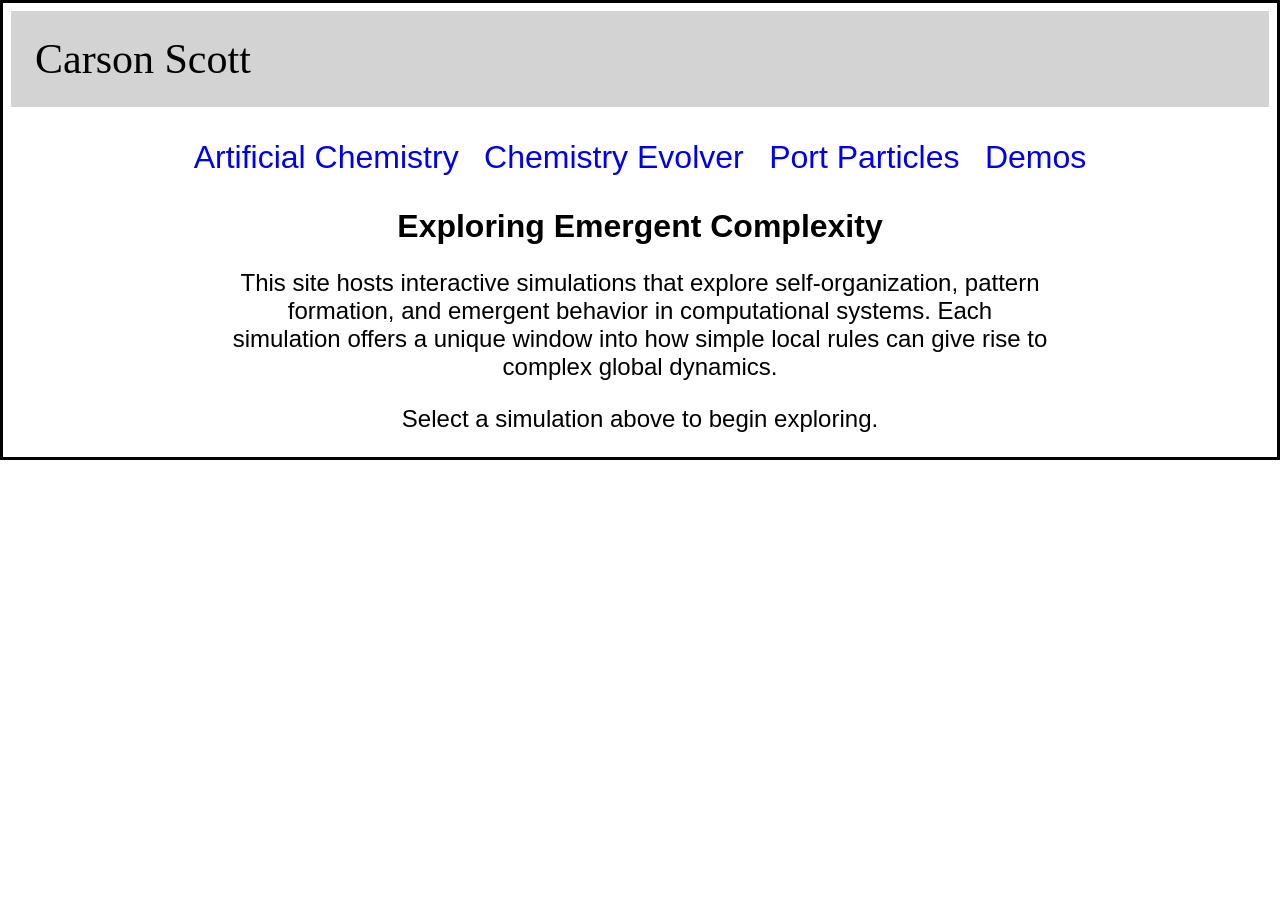
<file: index.html>
<!DOCTYPE html>
<html>
  <head>
    <meta name="viewport" content="width=device-width, initial-scale=1.0">
    <link rel="stylesheet" type="text/css" href="style.css" />
    <title>Carson Scott - Simulations</title>
  </head>
  <body>
    <div id="logo">
      <a href="./">Carson Scott</a>
    </div>
    <div class="menu">
      <div id="pages">
        <a class="page-link" href="src/artificial_chemistry/index.html">Artificial Chemistry</a>
        <a class="page-link" href="src/chemistry_evolver/index.html">Chemistry Evolver</a>
        <a class="page-link" href="src/port_particles/index.html">Port Particles</a>
        <a class="page-link" href="src/demos.html">Demos</a>
      </div>
    </div>
    <div class="article">
      <h1>Exploring Emergent Complexity</h1>
      <p>
        This site hosts interactive simulations that explore self-organization,
        pattern formation, and emergent behavior in computational systems.
        Each simulation offers a unique window into how simple local rules
        can give rise to complex global dynamics.
      </p>
      <p>
        Select a simulation above to begin exploring.
      </p>
    </div>
  </body>
</html>
</file>
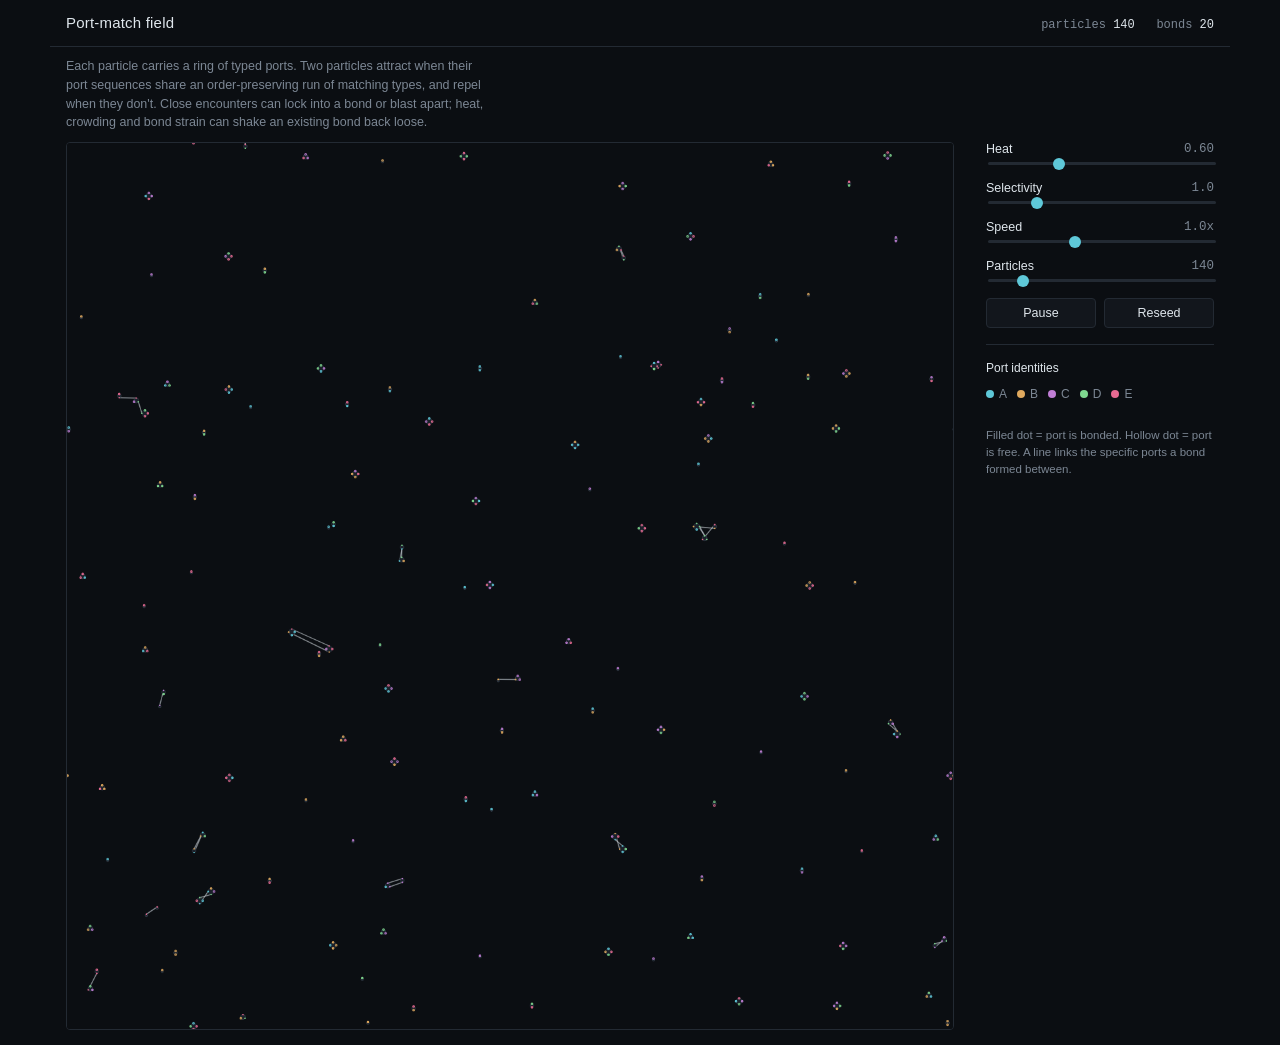
<file: src/port_particles/index.html>
<!DOCTYPE html>
<html lang="en">
<head>
<meta charset="utf-8">
<title>Port-match field</title>
<style>
  :root {
    --bg: #0b0e12;
    --panel: #12161c;
    --border: #232a33;
    --text: #dfe6ec;
    --text-dim: #7c8794;
    --mono: ui-monospace, SFMono-Regular, Menlo, Consolas, monospace;
    --sans: -apple-system, "Segoe UI", Inter, Roboto, sans-serif;
  }
  * { box-sizing: border-box; }
  html, body {
    margin: 0; padding: 0; background: var(--bg); color: var(--text);
    font-family: var(--sans);
  }
  #app {
    display: flex; flex-direction: column; gap: 0;
    max-width: 1180px; margin: 0 auto;
  }
  header {
    display: flex; justify-content: space-between; align-items: baseline;
    padding: 14px 16px; border-bottom: 1px solid var(--border);
  }
  header h1 { font-size: 15px; font-weight: 500; margin: 0; letter-spacing: 0.2px; }
  header .stats { font-family: var(--mono); font-size: 12px; color: var(--text-dim); }
  header .stats b { color: var(--text); font-weight: 500; }
  p.caption {
    margin: 10px 16px; font-size: 12.5px; line-height: 1.5; color: var(--text-dim);
    max-width: 62ch;
  }
  main {
    display: flex; flex-wrap: wrap; gap: 0;
  }
  #canvas-wrap { flex: 1 1 620px; min-width: 300px; padding: 0 16px 16px; }
  canvas {
    display: block; width: 100%; height: auto;
    background: var(--bg); border: 1px solid var(--border); border-radius: 4px;
  }
  #controls {
    flex: 0 0 260px; padding: 0 16px 16px; display: flex; flex-direction: column; gap: 14px;
  }
  .field { display: flex; flex-direction: column; gap: 4px; }
  .field .row { display: flex; justify-content: space-between; font-size: 12.5px; }
  .field .row span.val { font-family: var(--mono); color: var(--text-dim); }
  input[type="range"] {
    -webkit-appearance: none; width: 100%; height: 3px; background: var(--border);
    border-radius: 2px; outline: none;
  }
  input[type="range"]::-webkit-slider-thumb {
    -webkit-appearance: none; width: 12px; height: 12px; border-radius: 50%;
    background: #5ec8d8; cursor: pointer; border: none;
  }
  input[type="range"]::-moz-range-thumb {
    width: 12px; height: 12px; border-radius: 50%; background: #5ec8d8;
    cursor: pointer; border: none;
  }
  .buttons { display: flex; gap: 8px; }
  button {
    flex: 1; background: var(--panel); color: var(--text); border: 1px solid var(--border);
    border-radius: 4px; padding: 7px 10px; font-size: 12.5px; cursor: pointer;
    font-family: var(--sans);
  }
  button:hover { background: #181e26; border-color: #2f3947; }
  hr.div { border: none; border-top: 1px solid var(--border); margin: 2px 0; }
  .legend { display: flex; flex-wrap: wrap; gap: 10px; font-size: 12px; color: var(--text-dim); }
  .legend .item { display: flex; align-items: center; gap: 5px; }
  .legend .dot { width: 8px; height: 8px; border-radius: 50%; display: inline-block; }
  .legend h2 { font-size: 12px; font-weight: 500; color: var(--text); margin: 0 0 2px; }
  .note { font-size: 11.5px; color: var(--text-dim); line-height: 1.5; }
</style>
</head>
<body>
<div id="app">
  <header>
    <h1>Port-match field</h1>
    <div class="stats">particles <b id="statParticles">0</b> &nbsp; bonds <b id="statBonds">0</b></div>
  </header>
  <p class="caption">
    Each particle carries a ring of typed ports. Two particles attract when their
    port sequences share an order-preserving run of matching types, and repel when
    they don't. Close encounters can lock into a bond or blast apart; heat, crowding
    and bond strain can shake an existing bond back loose.
  </p>
  <main>
    <div id="canvas-wrap"><canvas id="canvas" width="900" height="600"></canvas></div>
    <div id="controls">
      <div class="field">
        <div class="row"><label for="heat">Heat</label><span class="val" id="heatVal"></span></div>
        <input type="range" id="heat" min="0" max="2" step="0.01" value="0.6">
      </div>
      <div class="field">
        <div class="row"><label for="selectivity">Selectivity</label><span class="val" id="selectivityVal"></span></div>
        <input type="range" id="selectivity" min="0" max="5" step="0.1" value="1">
      </div>
      <div class="field">
        <div class="row"><label for="speed">Speed</label><span class="val" id="speedVal"></span></div>
        <input type="range" id="speed" min="0.1" max="2.5" step="0.1" value="1">
      </div>
      <div class="field">
        <div class="row"><label for="count">Particles</label><span class="val" id="countVal"></span></div>
        <input type="range" id="count" min="20" max="900" step="10" value="140">
      </div>
      <div class="buttons">
        <button id="toggleBtn">Pause</button>
        <button id="reseedBtn">Reseed</button>
      </div>
      <hr class="div">
      <div class="legend">
        <h2 style="width:100%">Port identities</h2>
        <span class="item"><span class="dot" style="background:#5ec8d8"></span>A</span>
        <span class="item"><span class="dot" style="background:#e0a95e"></span>B</span>
        <span class="item"><span class="dot" style="background:#c17ed6"></span>C</span>
        <span class="item"><span class="dot" style="background:#7fd88f"></span>D</span>
        <span class="item"><span class="dot" style="background:#e86a92"></span>E</span>
      </div>
      <p class="note">Filled dot = port is bonded. Hollow dot = port is free. A line links the specific ports a bond formed between.</p>
    </div>
  </main>
</div>
<script>
(function () {
  "use strict";

  var IDENTITIES = ["A", "B", "C", "D", "E"];
  var IDENTITY_COLOR = { A: "#5ec8d8", B: "#e0a95e", C: "#c17ed6", D: "#7fd88f", E: "#e86a92" };

  var cfg = {
    particleCount: 140,
    worldW: Math.round(1.5*900),
    worldH: Math.round(1.5*900),
    interactionRadius: 70,
    connectionDistance: 35,
    bondRestLength: 25,
    springK: 0.5,
    repulsionCoreRadius: 10,
    repulsionStrength: 40,
    affinityStrength: 12,
    mismatchBias: 1,
    temperature: 0.6,
    damping: 0.95,
    baseBreakRate: 0.0001,
    stressBreakCoeff: 0.0,
    pressureBreakCoeff: 0.0,
    connectProbBase: 0.35,
    minPorts: 1,
    maxPorts: 4,
    speed: 1
  };

  var canvas = document.getElementById("canvas");
  canvas.setAttribute('width', cfg.worldW)
  canvas.setAttribute('height', cfg.worldH)
  var ctx = canvas.getContext("2d");

  var nextId = 0;
  function Particle(x, y) {
    this.id = nextId++;
    this.x = x; this.y = y;
    this.vx = (Math.random() - 0.5) * 0.4;
    this.vy = (Math.random() - 0.5) * 0.4;
    this.fx = 0; this.fy = 0;
    var n = cfg.minPorts + Math.floor(Math.random() * (cfg.maxPorts - cfg.minPorts + 1));
    this.ports = [];
    for (var i = 0; i < n; i++) {
      this.ports.push({ id: IDENTITIES[Math.floor(Math.random() * IDENTITIES.length)], link: null });
    }
    this.radius = 1 + n * 0.9;
    this.localDensity = 0;
    this.localKE = 0;
  }

  var particles = [];
  var connections = []; // {a, b, pairs: [[ia, ib], ...]}
  var bondedKeys = new Set();

  function pairKey(a, b) { return a.id < b.id ? a.id + "_" + b.id : b.id + "_" + a.id; }

  function reseed() {
    particles = [];
    connections = [];
    bondedKeys = new Set();
    nextId = 0;
    for (var i = 0; i < cfg.particleCount; i++) {
      particles.push(new Particle(Math.random() * cfg.worldW, Math.random() * cfg.worldH));
    }
  }

  // ---- cyclic order-preserving identity matching ----
  function lcsMatch(seqA, seqB) {
    var n = seqA.length, m = seqB.length;
    var dp = [];
    for (var i = 0; i <= n; i++) { dp.push(new Array(m + 1).fill(0)); }
    for (i = 1; i <= n; i++) {
      for (var j = 1; j <= m; j++) {
        var a = seqA[i - 1], b = seqB[j - 1];
        if (a.link === null && b.link === null && a.id === b.id) {
          dp[i][j] = dp[i - 1][j - 1] + 1;
        } else {
          dp[i][j] = Math.max(dp[i - 1][j], dp[i][j - 1]);
        }
      }
    }
    var pairs = [];
    i = n; var jj = m;
    while (i > 0 && jj > 0) {
      var pa = seqA[i - 1], pb = seqB[jj - 1];
      if (pa.link === null && pb.link === null && pa.id === pb.id && dp[i][jj] === dp[i - 1][jj - 1] + 1) {
        pairs.push([i - 1, jj - 1]);
        i--; jj--;
      } else if (dp[i - 1][jj] >= dp[i][jj - 1]) {
        i--;
      } else {
        jj--;
      }
    }
    pairs.reverse();
    return { score: dp[n][m], pairs: pairs };
  }

  function bestCyclicMatch(portsA, portsB) {
    var n = portsA.length, m = portsB.length;
    var best = { score: 0, pairs: [] };
    for (var ra = 0; ra < n; ra++) {
      var seqA = [];
      for (var k = 0; k < n; k++) seqA.push(portsA[(ra + k) % n]);
      for (var rb = 0; rb < m; rb++) {
        var seqB = [];
        for (var k2 = 0; k2 < m; k2++) seqB.push(portsB[(rb + k2) % m]);
        var result = lcsMatch(seqA, seqB);
        if (result.score > best.score) {
          var pairs = result.pairs.map(function (p) { return [(ra + p[0]) % n, (rb + p[1]) % m]; });
          best = { score: result.score, pairs: pairs };
        }
      }
    }
    return best;
  }

  // ---- spatial hash ----
  function buildSpatialHash() {
    var cols = Math.max(3, Math.floor(cfg.worldW / cfg.interactionRadius));
    var rows = Math.max(3, Math.floor(cfg.worldH / cfg.interactionRadius));
    var cellW = cfg.worldW / cols, cellH = cfg.worldH / rows;
    var grid = new Map();
    for (var i = 0; i < particles.length; i++) {
      var p = particles[i];
      var cx = Math.floor(p.x / cellW) % cols;
      var cy = Math.floor(p.y / cellH) % rows;
      var key = cx + "," + cy;
      if (!grid.has(key)) grid.set(key, []);
      grid.get(key).push(p);
      p._cx = cx; p._cy = cy;
    }
    return { grid: grid, cols: cols, rows: rows };
  }

  function getNeighbors(p, hash) {
    var seen = new Set();
    var result = [];
    for (var dx = -1; dx <= 1; dx++) {
      for (var dy = -1; dy <= 1; dy++) {
        var nx = ((p._cx + dx) % hash.cols + hash.cols) % hash.cols;
        var ny = ((p._cy + dy) % hash.rows + hash.rows) % hash.rows;
        var bucket = hash.grid.get(nx + "," + ny);
        if (!bucket) continue;
        for (var i = 0; i < bucket.length; i++) {
          var q = bucket[i];
          if (q !== p && !seen.has(q.id)) { seen.add(q.id); result.push(q); }
        }
      }
    }
    return result;
  }

  function torDelta(ax, ay, bx, by) {
    var dx = bx - ax, dy = by - ay;
    if (dx > cfg.worldW / 2) dx -= cfg.worldW; else if (dx < -cfg.worldW / 2) dx += cfg.worldW;
    if (dy > cfg.worldH / 2) dy -= cfg.worldH; else if (dy < -cfg.worldH / 2) dy += cfg.worldH;
    return [dx, dy];
  }

  function gaussianRandom() {
    var u = 0, v = 0;
    while (u === 0) u = Math.random();
    while (v === 0) v = Math.random();
    return Math.sqrt(-2 * Math.log(u)) * Math.cos(2 * Math.PI * v);
  }

  function formBond(a, b, pairs) {
    for (var i = 0; i < pairs.length; i++) {
      var ia = pairs[i][0], ib = pairs[i][1];
      a.ports[ia].link = { particle: b, port: ib };
      b.ports[ib].link = { particle: a, port: ia };
    }
    connections.push({ a: a, b: b, pairs: pairs });
    bondedKeys.add(pairKey(a, b));
  }

  function breakBond(conn) {
    for (var i = 0; i < conn.pairs.length; i++) {
      conn.a.ports[conn.pairs[i][0]].link = null;
      conn.b.ports[conn.pairs[i][1]].link = null;
    }
    bondedKeys.delete(pairKey(conn.a, conn.b));
  }

  function attemptBondOrBlast(p, q, dx, dy, dist, match) {
    var pBond = cfg.connectProbBase * (match.score / cfg.maxPorts);
    var heatFactor = 0.3 + cfg.temperature;
    var pBlast = 0.02 * heatFactor / (1 + match.score);
    var r = Math.random();
    if (r < pBond) {
      formBond(p, q, match.pairs);
    } else if (r < pBond + pBlast) {
      var nx = dx / (dist || 1), ny = dy / (dist || 1);
      var impulse = 1.2 * heatFactor;
      p.vx -= nx * impulse; p.vy -= ny * impulse;
      q.vx += nx * impulse; q.vy += ny * impulse;
    }
  }

  function step(dt) {
    var hash = buildSpatialHash();
    for (var i = 0; i < particles.length; i++) { particles[i].fx = 0; particles[i].fy = 0; }

    for (i = 0; i < particles.length; i++) {
      var p = particles[i];
      var neighbors = getNeighbors(p, hash);
      var localDensity = 0, keSum = 0, keCount = 0;
      for (var j = 0; j < neighbors.length; j++) {
        var q = neighbors[j];
        var d = torDelta(p.x, p.y, q.x, q.y);
        var dx = d[0], dy = d[1];
        var dist = Math.hypot(dx, dy);
        if (dist >= cfg.interactionRadius) continue;
        localDensity++;
        keSum += 0.5 * (q.vx * q.vx + q.vy * q.vy);
        keCount++;

        if (q.id <= p.id) continue;
        var key = pairKey(p, q);
        if (bondedKeys.has(key)) continue;

        if (dist < cfg.repulsionCoreRadius) {
          var mag = cfg.repulsionStrength * (1 - dist / cfg.repulsionCoreRadius);
          var nx = dx / (dist || 1), ny = dy / (dist || 1);
          p.fx -= mag * nx; p.fy -= mag * ny;
          q.fx += mag * nx; q.fy += mag * ny;
        } else {
          var match = bestCyclicMatch(p.ports, q.ports);
          var netAffinity = match.score - cfg.mismatchBias;
          var falloff = 1 - (dist - cfg.repulsionCoreRadius) / (cfg.interactionRadius - cfg.repulsionCoreRadius);
          var fmag = cfg.affinityStrength * netAffinity * falloff;
          var fnx = dx / (dist || 1), fny = dy / (dist || 1);
          p.fx += fmag * fnx; p.fy += fmag * fny;
          q.fx -= fmag * fnx; q.fy -= fmag * fny;

          if (dist < cfg.connectionDistance && match.score > 0) {
            attemptBondOrBlast(p, q, dx, dy, dist, match);
          }
        }
      }
      p.localDensity = localDensity;
      p.localKE = keCount ? keSum / keCount : 0;
    }

    for (var ci = connections.length - 1; ci >= 0; ci--) {
      var conn = connections[ci];
      var a = conn.a, b = conn.b;
      var d2 = torDelta(a.x, a.y, b.x, b.y);
      var dx2 = d2[0], dy2 = d2[1];
      var dist2 = Math.hypot(dx2, dy2) || 0.0001;
      var springMag = cfg.springK * (dist2 - cfg.bondRestLength);
      var nx2 = dx2 / dist2, ny2 = dy2 / dist2;
      a.fx += springMag * nx2 * 0.5; a.fy += springMag * ny2 * 0.5;
      b.fx -= springMag * nx2 * 0.5; b.fy -= springMag * ny2 * 0.5;

      var stress = Math.abs(dist2 - cfg.bondRestLength);
      var localFactor = 0.5 * (a.localDensity + b.localDensity) * 0.01 + 0.5 * (a.localKE + b.localKE);
      var pBreak = cfg.baseBreakRate * Math.exp(cfg.temperature * 2.2) + cfg.stressBreakCoeff * stress + cfg.pressureBreakCoeff * localFactor;
      if (Math.random() < pBreak) {
        breakBond(conn);
        connections.splice(ci, 1);
        a.vx -= nx2 * 0.3; a.vy -= ny2 * 0.3;
        b.vx += nx2 * 0.3; b.vy += ny2 * 0.3;
      }
    }

    for (i = 0; i < particles.length; i++) {
      var pp = particles[i];
      var noiseScale = Math.sqrt(Math.max(0.0001, cfg.temperature * 0.02 + pp.localKE * 0.01));
      pp.vx += pp.fx * dt + gaussianRandom() * noiseScale;
      pp.vy += pp.fy * dt + gaussianRandom() * noiseScale;
      pp.vx *= cfg.damping; pp.vy *= cfg.damping;
      pp.x += pp.vx * dt * 20;
      pp.y += pp.vy * dt * 20;
      pp.x = ((pp.x % cfg.worldW) + cfg.worldW) % cfg.worldW;
      pp.y = ((pp.y % cfg.worldH) + cfg.worldH) % cfg.worldH;
    }
  }

  // ---- rendering ----
  function getWrapOffsets(p, margin) {
    var offsets = [[0, 0]];
    var nearLeft = p.x < margin, nearRight = p.x > cfg.worldW - margin;
    var nearTop = p.y < margin, nearBottom = p.y > cfg.worldH - margin;
    if (nearLeft) offsets.push([cfg.worldW, 0]);
    if (nearRight) offsets.push([-cfg.worldW, 0]);
    if (nearTop) offsets.push([0, cfg.worldH]);
    if (nearBottom) offsets.push([0, -cfg.worldH]);
    if (nearLeft && nearTop) offsets.push([cfg.worldW, cfg.worldH]);
    if (nearLeft && nearBottom) offsets.push([cfg.worldW, -cfg.worldH]);
    if (nearRight && nearTop) offsets.push([-cfg.worldW, cfg.worldH]);
    if (nearRight && nearBottom) offsets.push([-cfg.worldW, -cfg.worldH]);
    return offsets;
  }

  function portPos(p, idx, x, y) {
    var n = p.ports.length;
    var theta = (idx / n) * Math.PI * 2 - Math.PI / 2;
    return [x + (p.radius) * Math.cos(theta), y + (p.radius) * Math.sin(theta)];
  }

  function drawParticle(p, ox, oy) {
    var x = p.x + ox, y = p.y + oy;
    ctx.beginPath();
    ctx.arc(x, y, p.radius, 0, Math.PI * 2);
    ctx.fillStyle = "#1b212a";
    ctx.strokeStyle = "#333d49";
    ctx.lineWidth = 1;
    ctx.fill(); ctx.stroke();

    for (var i = 0; i < p.ports.length; i++) {
      var pos = portPos(p, i, x, y);
      var port = p.ports[i];
      ctx.beginPath();
      ctx.arc(pos[0], pos[1], 1.2, 0, Math.PI * 2);
      if (port.link) {
        ctx.fillStyle = IDENTITY_COLOR[port.id];
        ctx.fill();
      } else {
        ctx.lineWidth = 1.4;
        ctx.strokeStyle = IDENTITY_COLOR[port.id];
        ctx.stroke();
      }
    }
  }

  function drawConnections() {
    ctx.lineWidth = 1.6;
    ctx.strokeStyle = "rgba(223,230,236,0.55)";
    for (var i = 0; i < connections.length; i++) {
      var conn = connections[i];
      var a = conn.a, b = conn.b;
      var d = torDelta(a.x, a.y, b.x, b.y);
      var bx = a.x + d[0], by = a.y + d[1];
      for (var k = 0; k < conn.pairs.length; k++) {
        var ia = conn.pairs[k][0], ib = conn.pairs[k][1];
        var pa = portPos(a, ia, a.x, a.y);
        var pb = portPos(b, ib, bx, by);
        ctx.beginPath();
        ctx.moveTo(pa[0], pa[1]);
        ctx.lineTo(pb[0], pb[1]);
        ctx.stroke();
      }
    }
  }

  function render() {
    ctx.fillStyle = "#0b0e12";
    ctx.fillRect(0, 0, canvas.width, canvas.height);
    drawConnections();
    for (var i = 0; i < particles.length; i++) {
      var p = particles[i];
      var offsets = getWrapOffsets(p, 30);
      for (var j = 0; j < offsets.length; j++) drawParticle(p, offsets[j][0], offsets[j][1]);
    }
    document.getElementById("statParticles").textContent = particles.length;
    document.getElementById("statBonds").textContent = connections.length;
  }

  // ---- controls ----
  var running = true;
  var heatEl = document.getElementById("heat");
  var selectivityEl = document.getElementById("selectivity");
  var speedEl = document.getElementById("speed");
  var countEl = document.getElementById("count");
  var heatVal = document.getElementById("heatVal");
  var selectivityVal = document.getElementById("selectivityVal");
  var speedVal = document.getElementById("speedVal");
  var countVal = document.getElementById("countVal");

  function syncLabels() {
    heatVal.textContent = Number(heatEl.value).toFixed(2);
    selectivityVal.textContent = Number(selectivityEl.value).toFixed(1);
    speedVal.textContent = Number(speedEl.value).toFixed(1) + "x";
    countVal.textContent = countEl.value;
  }

  heatEl.addEventListener("input", function () { cfg.temperature = Number(heatEl.value); syncLabels(); });
  selectivityEl.addEventListener("input", function () { cfg.mismatchBias = Number(selectivityEl.value); syncLabels(); });
  speedEl.addEventListener("input", function () { cfg.speed = Number(speedEl.value); syncLabels(); });
  countEl.addEventListener("input", function () { syncLabels(); });
  countEl.addEventListener("change", function () { cfg.particleCount = Number(countEl.value); reseed(); });

  document.getElementById("toggleBtn").addEventListener("click", function () {
    running = !running;
    this.textContent = running ? "Pause" : "Resume";
  });
  document.getElementById("reseedBtn").addEventListener("click", reseed);

  syncLabels();
  reseed();

  function loop() {
    if (running) step(0.06 * cfg.speed);
    render();
    requestAnimationFrame(loop);
  }
  requestAnimationFrame(loop);
})();
</script>
</body>
</html>
</file>
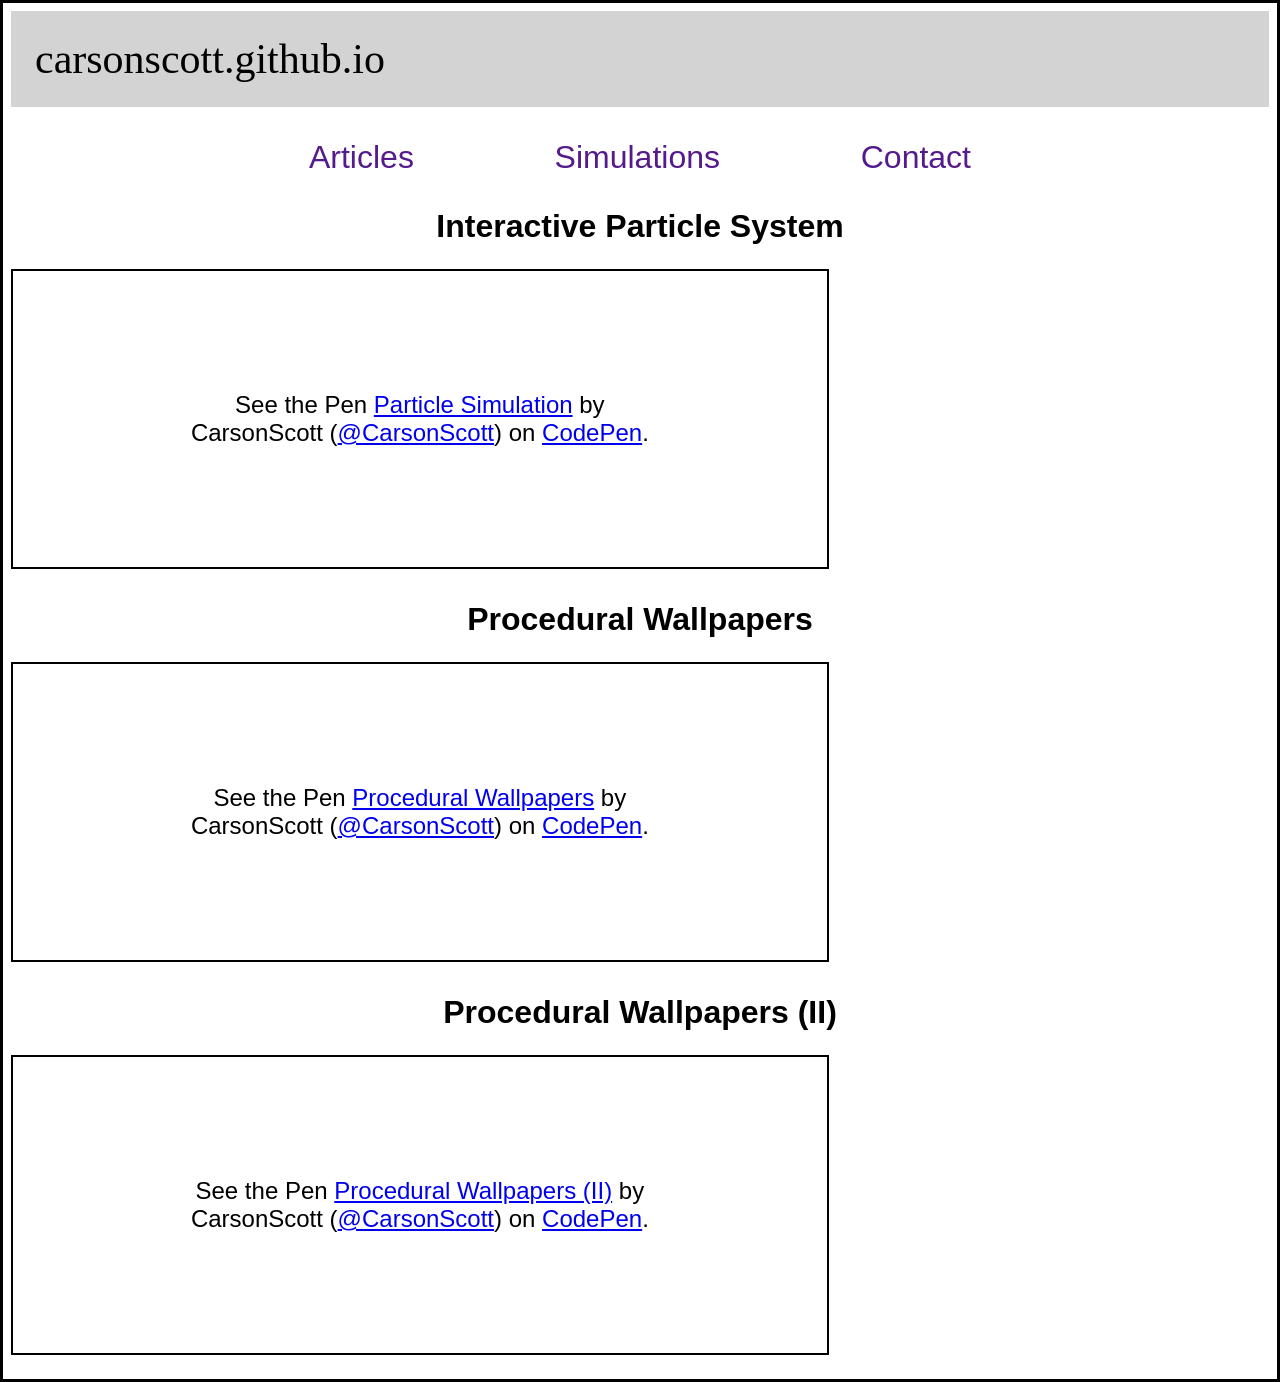
<file: demos.html>
<!DOCTYPE html>
<html>
  <head>
    <meta name="viewport" content="width=device-width, initial-scale=1.0">
    <link rel="stylesheet" type="text/css" href="../style.css" />
  </head>
  <body>

    <div id="logo">
      <a href="http://carsonscott.github.io">carsonscott.github.io</a>
    </div>
    <div class="menu">
      <div id="pages">
        <a href="" class="page-link">Articles</a>
        <a href="" class="page-link">Simulations</a>
        <a href="" class="page-link">Contact</a>
      </div>
    </div>
    <div id="page-content">


      <div class="article" id="particle-system">
        <h1>Interactive Particle System</h1>
        <div class="demo">
          <p class="codepen" data-height="600" data-preview="false" data-slug-hash="EaaeoeR" data-default-tab="result" data-pen-title="Particle Simulation" data-editable="true" data-user="CarsonScott" style="height: 300px; box-sizing: border-box; display: flex; align-items: center; justify-content: center; border: 2px solid; margin: 1em 0; padding: 1em;">
            <span>See the Pen <a href="https://codepen.io/CarsonScott/pen/EaaeoeR">
            Particle Simulation</a> by CarsonScott (<a href="https://codepen.io/CarsonScott">@CarsonScott</a>)
            on <a href="https://codepen.io">CodePen</a>.</span>
          </p>
          <script async src="https://public.codepenassets.com/embed/index.js"></script>
        </div>
      </div>


      <div class="article" id="procedural-wallpapers">
        <h1>Procedural Wallpapers</h1>
        <div class="demo">
          <p class="codepen" data-height="600" data-preview="false" data-default-tab="result" data-slug-hash="gbpbZRz" data-pen-title="Procedural Wallpapers" data-user="CarsonScott" style="height: 300px; box-sizing: border-box; display: flex; align-items: center; justify-content: center; border: 2px solid; margin: 1em 0; padding: 1em;">
            <span>See the Pen <a href="https://codepen.io/CarsonScott/pen/gbpbZRz">
            Procedural Wallpapers</a> by CarsonScott (<a href="https://codepen.io/CarsonScott">@CarsonScott</a>)
            on <a href="https://codepen.io">CodePen</a>.</span>
          </p>
          <script async src="https://public.codepenassets.com/embed/index.js"></script>
        </div>
      </div>      
    

    <div class="article" id="Procedural-wallpapers-2">

      <h1>Procedural Wallpapers (II)</h1>
      <div class="demo">
        <p class="codepen" data-height="600" data-default-tab="result" data-slug-hash="bNVNqmg" data-pen-title="Procedural Wallpapers (II)" data-preview="false" data-user="CarsonScott" style="height: 300px; box-sizing: border-box; display: flex; align-items: center; justify-content: center; border: 2px solid; margin: 1em 0; padding: 1em;">
          <span>See the Pen <a href="https://codepen.io/CarsonScott/pen/bNVNqmg">
          Procedural Wallpapers (II)</a> by CarsonScott (<a href="https://codepen.io/CarsonScott">@CarsonScott</a>)
          on <a href="https://codepen.io">CodePen</a>.</span>
        </p>
        <script async src="https://public.codepenassets.com/embed/index.js"></script>
      </div>
    </div>
  </body>
</html>
</file>
<file: style.css>
html {
  font-family: Arial;
  border-style: solid;
}

h1 {
  text-align: center;
}

p {
  font-size: 24px;
}

#logo {
  font-family: Optima;
  font-size: 42px;
  background: lightgrey;
  padding-top: 24px;
  padding-bottom: 24px;
  padding-left: 24px;
}

#logo a {
  text-decoration: none;
  color: black;
}

.menu {
  margin-top: 32px;
  margin-bottom: 32px;
  margin-left: auto;
  margin-right: auto;
  width: 75%;
}


#pages {
  display: flex;
  justify-content: space-evenly;
  text-align: center;
}

.page-link {
  text-decoration: none;
  font-size: 32px;
}

.page-link:hover {
  color: #2F4F4F;
}

.article {
  margin-top: 32px;
}

.article * {
  margin-left: auto;
  margin-right: auto;
  text-align: center;
  width: 65%;
}

.demo {
  width: 100%;
}
</file>
